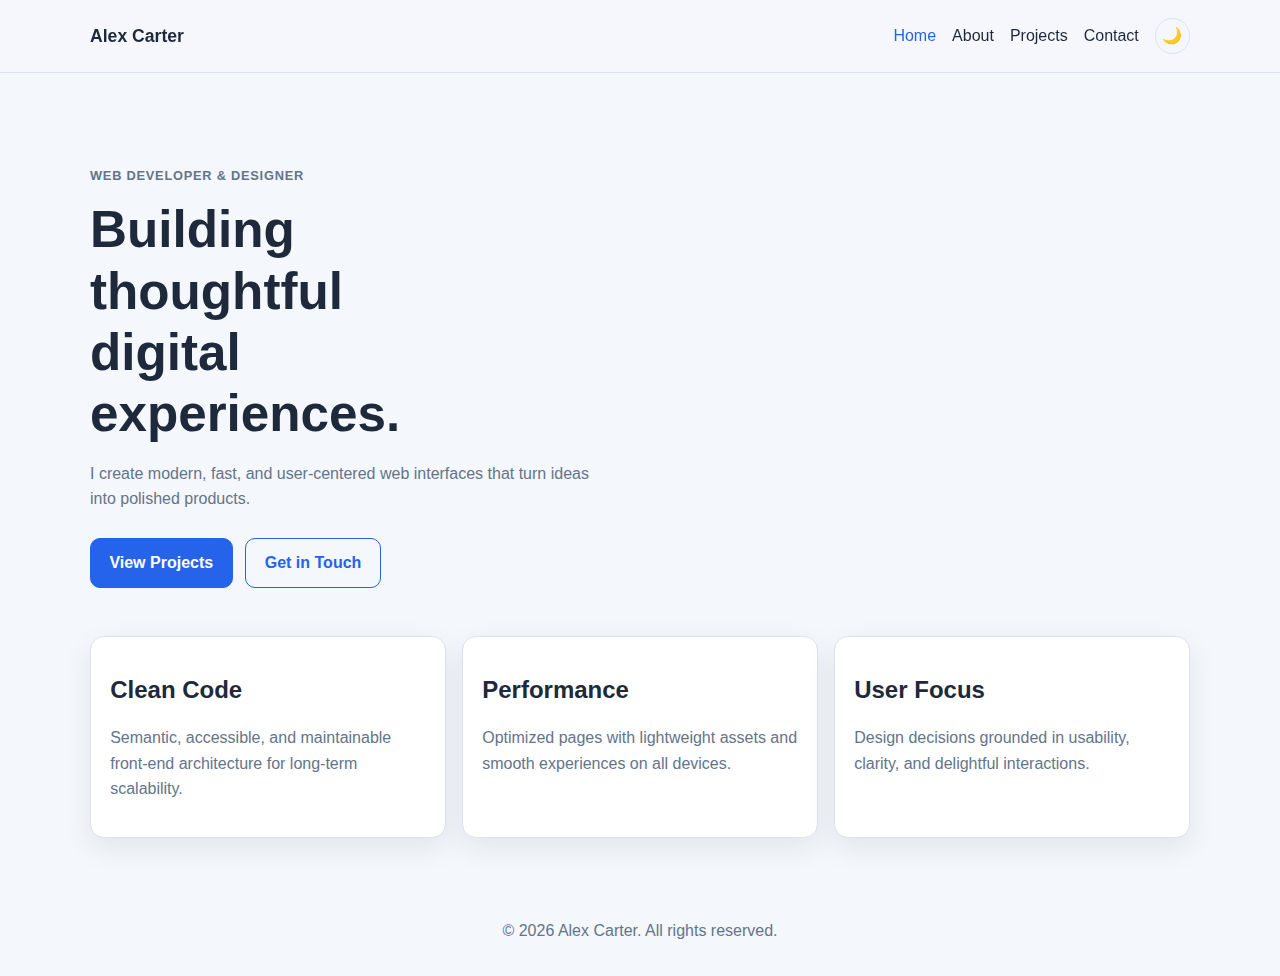
<file: index.html>
<!DOCTYPE html>
<html lang="en">
<head>
  <meta charset="UTF-8">
  <meta name="viewport" content="width=device-width, initial-scale=1.0">
  <meta name="description" content="Personal portfolio home page featuring projects, background, and contact information.">
  <title>Home | Alex Carter Portfolio</title>
  <link rel="stylesheet" href="css/styles.css">
  <script src="js/main.js" defer></script>
</head>
<body>
  <header class="site-header">
    <nav class="navbar container" aria-label="Main navigation">
      <a class="brand" href="index.html">Alex Carter</a>
      <button class="nav-toggle" aria-expanded="false" aria-controls="nav-menu" aria-label="Toggle navigation menu">
        <span></span><span></span><span></span>
      </button>
      <div id="nav-menu" class="nav-menu">
        <a href="index.html" aria-current="page">Home</a>
        <a href="about.html">About</a>
        <a href="projects.html">Projects</a>
        <a href="contact.html">Contact</a>
        <button id="theme-toggle" class="theme-toggle" type="button" aria-label="Toggle dark mode">🌙</button>
      </div>
    </nav>
  </header>

  <main>
    <section class="hero container">
      <p class="eyebrow">Web Developer & Designer</p>
      <h1>Building thoughtful digital experiences.</h1>
      <p>I create modern, fast, and user-centered web interfaces that turn ideas into polished products.</p>
      <div class="hero-actions">
        <a class="btn" href="projects.html">View Projects</a>
        <a class="btn btn-secondary" href="contact.html">Get in Touch</a>
      </div>
    </section>

    <section class="highlights container">
      <article class="card">
        <h2>Clean Code</h2>
        <p>Semantic, accessible, and maintainable front-end architecture for long-term scalability.</p>
      </article>
      <article class="card">
        <h2>Performance</h2>
        <p>Optimized pages with lightweight assets and smooth experiences on all devices.</p>
      </article>
      <article class="card">
        <h2>User Focus</h2>
        <p>Design decisions grounded in usability, clarity, and delightful interactions.</p>
      </article>
    </section>
  </main>

  <footer class="site-footer">
    <p>© <span id="year"></span> Alex Carter. All rights reserved.</p>
  </footer>
</body>
</html>
</file>
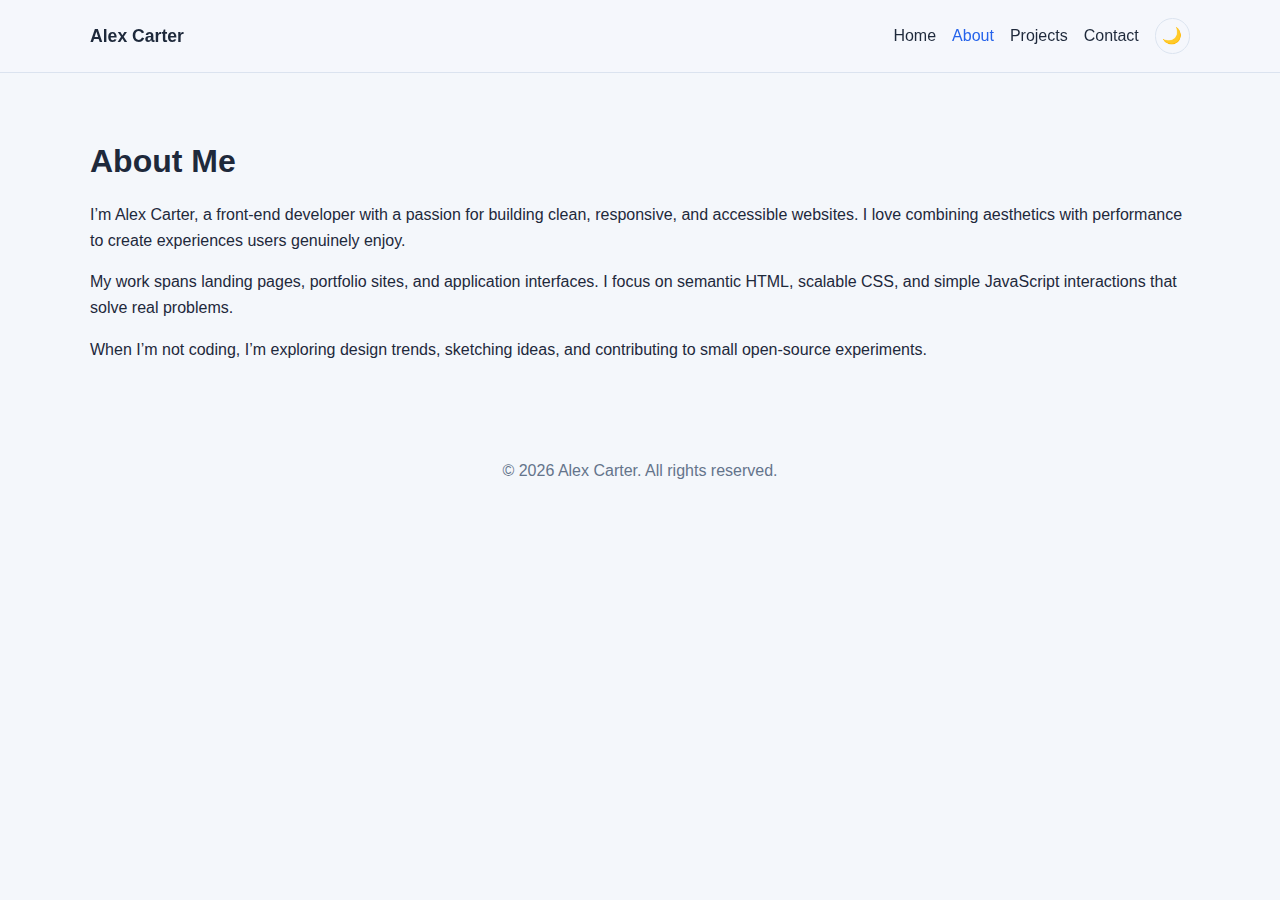
<file: about.html>
<!DOCTYPE html>
<html lang="en">
<head>
  <meta charset="UTF-8">
  <meta name="viewport" content="width=device-width, initial-scale=1.0">
  <meta name="description" content="Learn more about Alex Carter, a web developer focused on modern interfaces and meaningful digital products.">
  <title>About | Alex Carter Portfolio</title>
  <link rel="stylesheet" href="css/styles.css">
  <script src="js/main.js" defer></script>
</head>
<body>
  <header class="site-header">
    <nav class="navbar container" aria-label="Main navigation">
      <a class="brand" href="index.html">Alex Carter</a>
      <button class="nav-toggle" aria-expanded="false" aria-controls="nav-menu" aria-label="Toggle navigation menu">
        <span></span><span></span><span></span>
      </button>
      <div id="nav-menu" class="nav-menu">
        <a href="index.html">Home</a>
        <a href="about.html" aria-current="page">About</a>
        <a href="projects.html">Projects</a>
        <a href="contact.html">Contact</a>
        <button id="theme-toggle" class="theme-toggle" type="button" aria-label="Toggle dark mode">🌙</button>
      </div>
    </nav>
  </header>

  <main class="container page-section">
    <h1>About Me</h1>
    <p>I’m Alex Carter, a front-end developer with a passion for building clean, responsive, and accessible websites. I love combining aesthetics with performance to create experiences users genuinely enjoy.</p>
    <p>My work spans landing pages, portfolio sites, and application interfaces. I focus on semantic HTML, scalable CSS, and simple JavaScript interactions that solve real problems.</p>
    <p>When I’m not coding, I’m exploring design trends, sketching ideas, and contributing to small open-source experiments.</p>
  </main>

  <footer class="site-footer">
    <p>© <span id="year"></span> Alex Carter. All rights reserved.</p>
  </footer>
</body>
</html>
</file>
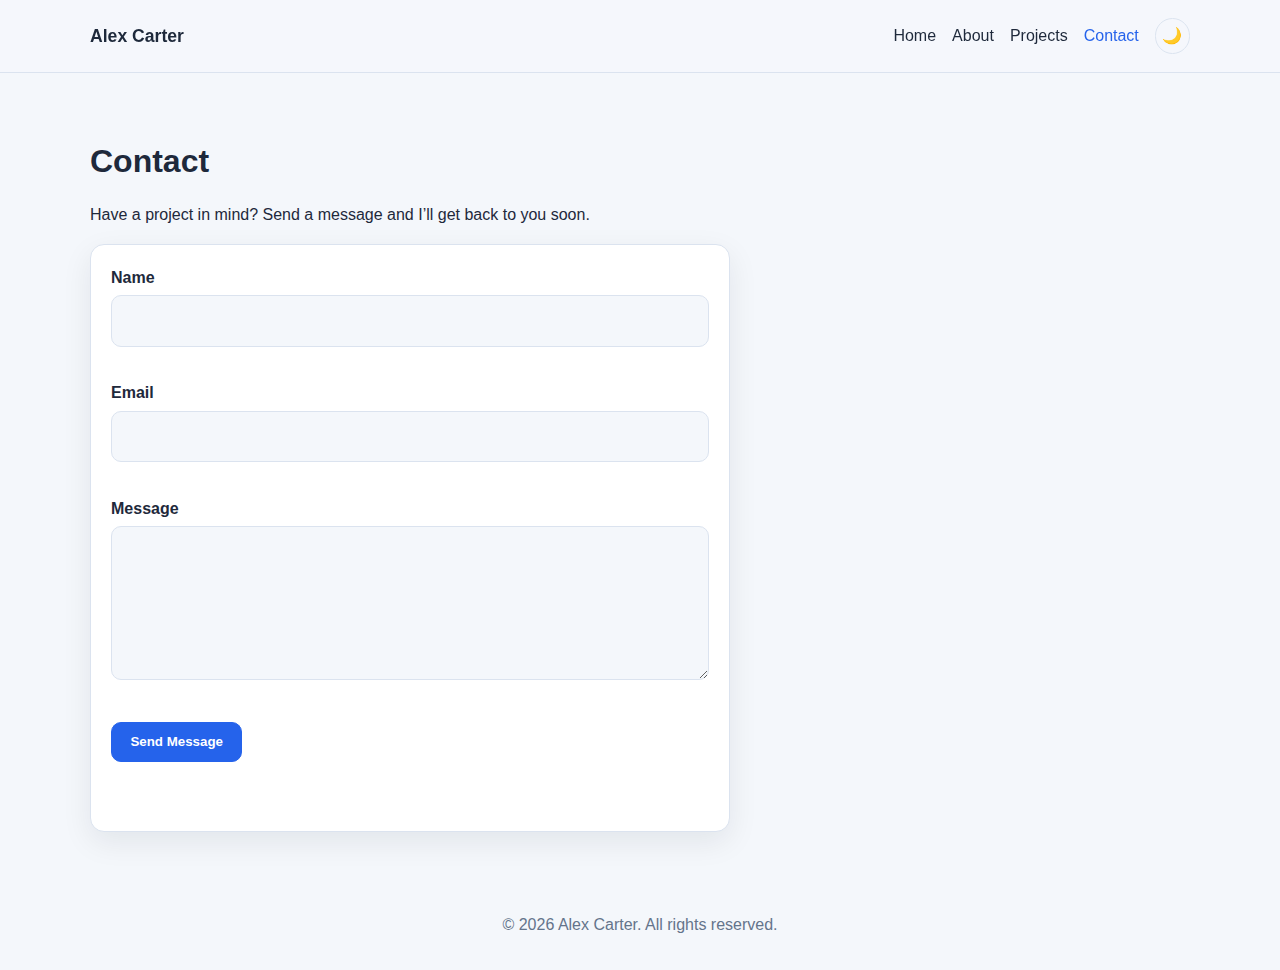
<file: contact.html>
<!DOCTYPE html>
<html lang="en">
<head>
  <meta charset="UTF-8">
  <meta name="viewport" content="width=device-width, initial-scale=1.0">
  <meta name="description" content="Contact Alex Carter to discuss web development projects and collaboration opportunities.">
  <title>Contact | Alex Carter Portfolio</title>
  <link rel="stylesheet" href="css/styles.css">
  <script src="js/main.js" defer></script>
</head>
<body>
  <header class="site-header">
    <nav class="navbar container" aria-label="Main navigation">
      <a class="brand" href="index.html">Alex Carter</a>
      <button class="nav-toggle" aria-expanded="false" aria-controls="nav-menu" aria-label="Toggle navigation menu">
        <span></span><span></span><span></span>
      </button>
      <div id="nav-menu" class="nav-menu">
        <a href="index.html">Home</a>
        <a href="about.html">About</a>
        <a href="projects.html">Projects</a>
        <a href="contact.html" aria-current="page">Contact</a>
        <button id="theme-toggle" class="theme-toggle" type="button" aria-label="Toggle dark mode">🌙</button>
      </div>
    </nav>
  </header>

  <main class="container page-section">
    <h1>Contact</h1>
    <p>Have a project in mind? Send a message and I’ll get back to you soon.</p>
    <form id="contact-form" class="contact-form" novalidate>
      <div class="form-group">
        <label for="name">Name</label>
        <input id="name" name="name" type="text" required minlength="2" autocomplete="name">
        <small class="error" id="name-error"></small>
      </div>
      <div class="form-group">
        <label for="email">Email</label>
        <input id="email" name="email" type="email" required autocomplete="email">
        <small class="error" id="email-error"></small>
      </div>
      <div class="form-group">
        <label for="message">Message</label>
        <textarea id="message" name="message" rows="5" required minlength="10"></textarea>
        <small class="error" id="message-error"></small>
      </div>
      <button class="btn" type="submit">Send Message</button>
      <p id="form-success" class="success" role="status" aria-live="polite"></p>
    </form>
  </main>

  <footer class="site-footer">
    <p>© <span id="year"></span> Alex Carter. All rights reserved.</p>
  </footer>
</body>
</html>
</file>
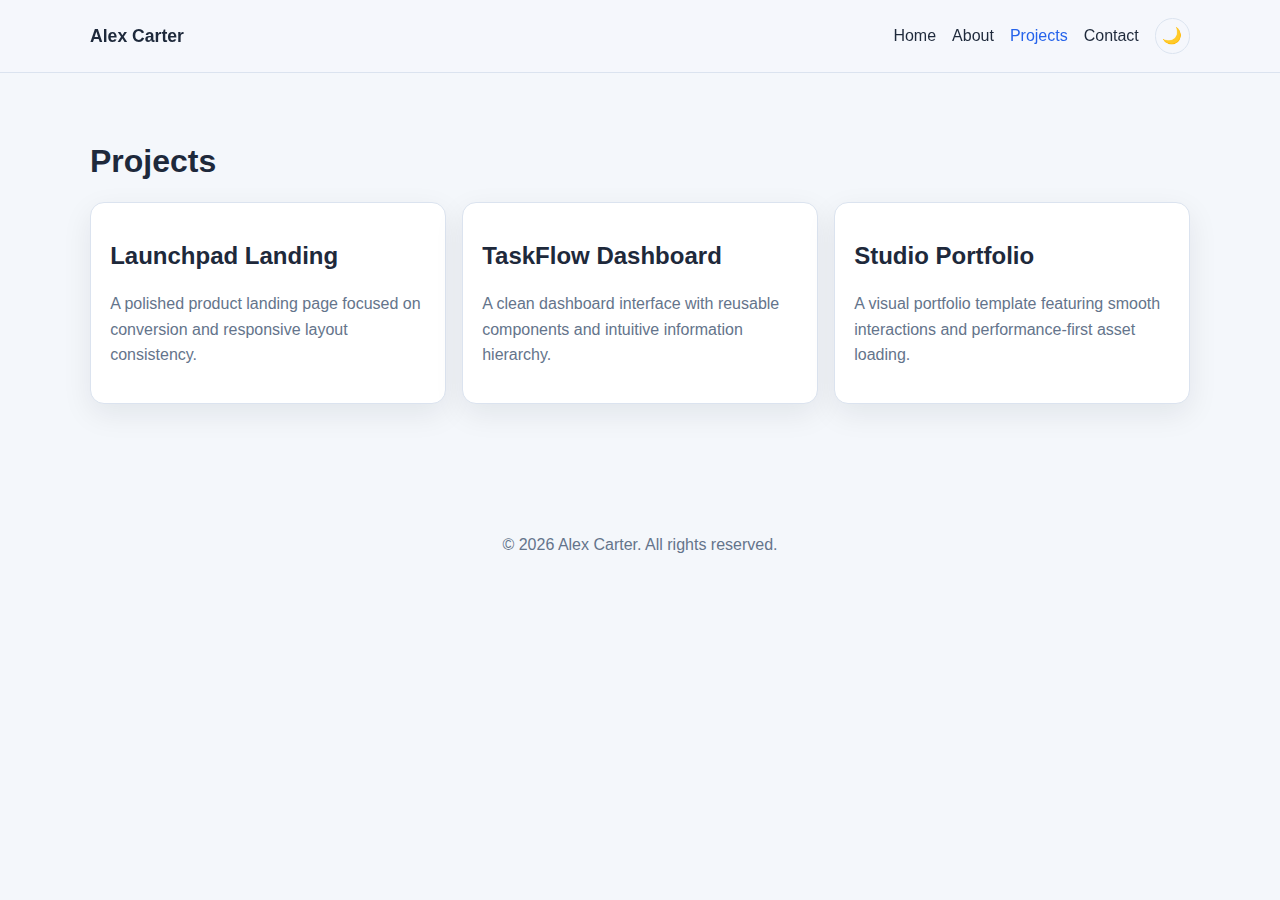
<file: projects.html>
<!DOCTYPE html>
<html lang="en">
<head>
  <meta charset="UTF-8">
  <meta name="viewport" content="width=device-width, initial-scale=1.0">
  <meta name="description" content="Explore selected web development projects from Alex Carter, showcasing modern UI and clean implementation.">
  <title>Projects | Alex Carter Portfolio</title>
  <link rel="stylesheet" href="css/styles.css">
  <script src="js/main.js" defer></script>
</head>
<body>
  <header class="site-header">
    <nav class="navbar container" aria-label="Main navigation">
      <a class="brand" href="index.html">Alex Carter</a>
      <button class="nav-toggle" aria-expanded="false" aria-controls="nav-menu" aria-label="Toggle navigation menu">
        <span></span><span></span><span></span>
      </button>
      <div id="nav-menu" class="nav-menu">
        <a href="index.html">Home</a>
        <a href="about.html">About</a>
        <a href="projects.html" aria-current="page">Projects</a>
        <a href="contact.html">Contact</a>
        <button id="theme-toggle" class="theme-toggle" type="button" aria-label="Toggle dark mode">🌙</button>
      </div>
    </nav>
  </header>

  <main class="container page-section">
    <h1>Projects</h1>
    <div class="project-grid">
      <article class="card">
        <h2>Launchpad Landing</h2>
        <p>A polished product landing page focused on conversion and responsive layout consistency.</p>
      </article>
      <article class="card">
        <h2>TaskFlow Dashboard</h2>
        <p>A clean dashboard interface with reusable components and intuitive information hierarchy.</p>
      </article>
      <article class="card">
        <h2>Studio Portfolio</h2>
        <p>A visual portfolio template featuring smooth interactions and performance-first asset loading.</p>
      </article>
    </div>
  </main>

  <footer class="site-footer">
    <p>© <span id="year"></span> Alex Carter. All rights reserved.</p>
  </footer>
</body>
</html>
</file>
<file: css/styles.css>
:root {
  --bg: #f4f7fb;
  --card-bg: #ffffff;
  --text: #1e293b;
  --muted: #64748b;
  --primary: #2563eb;
  --primary-hover: #1d4ed8;
  --border: #dbe3ef;
  --shadow: 0 10px 30px rgba(15, 23, 42, 0.08);
}

:root[data-theme="dark"] {
  --bg: #0f172a;
  --card-bg: #1e293b;
  --text: #f8fafc;
  --muted: #cbd5e1;
  --primary: #60a5fa;
  --primary-hover: #3b82f6;
  --border: #334155;
  --shadow: 0 10px 30px rgba(2, 6, 23, 0.35);
}

* {
  box-sizing: border-box;
}

body {
  margin: 0;
  font-family: Inter, Segoe UI, Roboto, Helvetica, Arial, sans-serif;
  line-height: 1.6;
  background: var(--bg);
  color: var(--text);
}

.container {
  width: min(1100px, 92%);
  margin: 0 auto;
}

.site-header {
  position: sticky;
  top: 0;
  z-index: 10;
  backdrop-filter: blur(6px);
  background: color-mix(in srgb, var(--bg) 85%, transparent);
  border-bottom: 1px solid var(--border);
}

.navbar {
  min-height: 72px;
  display: flex;
  align-items: center;
  justify-content: space-between;
  gap: 1rem;
}

.brand {
  text-decoration: none;
  font-size: 1.1rem;
  font-weight: 700;
  color: var(--text);
}

.nav-menu {
  display: flex;
  align-items: center;
  gap: 1rem;
}

.nav-menu a,
.theme-toggle {
  text-decoration: none;
  color: var(--text);
  font-weight: 500;
  border: none;
  background: none;
  cursor: pointer;
  font: inherit;
}

.nav-menu a[aria-current="page"] {
  color: var(--primary);
}

.theme-toggle {
  width: 2.2rem;
  height: 2.2rem;
  border-radius: 50%;
  border: 1px solid var(--border);
}

.nav-toggle {
  display: none;
  flex-direction: column;
  gap: 4px;
  border: 1px solid var(--border);
  border-radius: 8px;
  padding: 0.5rem;
  background: var(--card-bg);
}

.nav-toggle span {
  width: 20px;
  height: 2px;
  background: var(--text);
  display: block;
}

.hero {
  padding: 5rem 0 3rem;
}

.eyebrow {
  color: var(--primary);
  font-weight: 600;
  letter-spacing: 0.06em;
  text-transform: uppercase;
  font-size: 0.8rem;
}

h1,
h2 {
  line-height: 1.2;
}

.hero h1 {
  max-width: 14ch;
  font-size: clamp(2rem, 5vw, 3.2rem);
  margin: 0.5rem 0 1rem;
}

.hero p {
  max-width: 58ch;
  color: var(--muted);
}

.hero-actions {
  margin-top: 1.6rem;
  display: flex;
  gap: 0.8rem;
  flex-wrap: wrap;
}

.btn {
  display: inline-block;
  padding: 0.72rem 1.15rem;
  border-radius: 10px;
  border: 1px solid var(--primary);
  background: var(--primary);
  color: #fff;
  text-decoration: none;
  font-weight: 600;
  cursor: pointer;
}

.btn:hover {
  background: var(--primary-hover);
}

.btn-secondary {
  background: transparent;
  color: var(--primary);
}

.highlights,
.project-grid {
  display: grid;
  grid-template-columns: repeat(auto-fit, minmax(220px, 1fr));
  gap: 1rem;
  padding-bottom: 3rem;
}

.card {
  background: var(--card-bg);
  border: 1px solid var(--border);
  border-radius: 14px;
  padding: 1.2rem;
  box-shadow: var(--shadow);
}

.card p {
  color: var(--muted);
}

.page-section {
  padding: 3rem 0;
}

.contact-form {
  max-width: 640px;
  background: var(--card-bg);
  border: 1px solid var(--border);
  border-radius: 14px;
  box-shadow: var(--shadow);
  padding: 1.25rem;
}

.form-group {
  margin-bottom: 1rem;
}

label {
  display: block;
  font-weight: 600;
  margin-bottom: 0.3rem;
}

input,
textarea {
  width: 100%;
  border: 1px solid var(--border);
  border-radius: 10px;
  background: var(--bg);
  color: var(--text);
  padding: 0.75rem;
  font: inherit;
}

.error {
  min-height: 1.1rem;
  display: block;
  color: #ef4444;
}

.success {
  min-height: 1.1rem;
  color: #10b981;
  font-weight: 600;
}

.site-footer {
  text-align: center;
  color: var(--muted);
  padding: 1rem;
}

@media (max-width: 760px) {
  .nav-toggle {
    display: flex;
  }

  .nav-menu {
    position: absolute;
    top: 72px;
    left: 0;
    right: 0;
    background: var(--card-bg);
    border-bottom: 1px solid var(--border);
    flex-direction: column;
    align-items: flex-start;
    padding: 1rem 4%;
    display: none;
  }

  .nav-menu.open {
    display: flex;
  }
}
</file>
